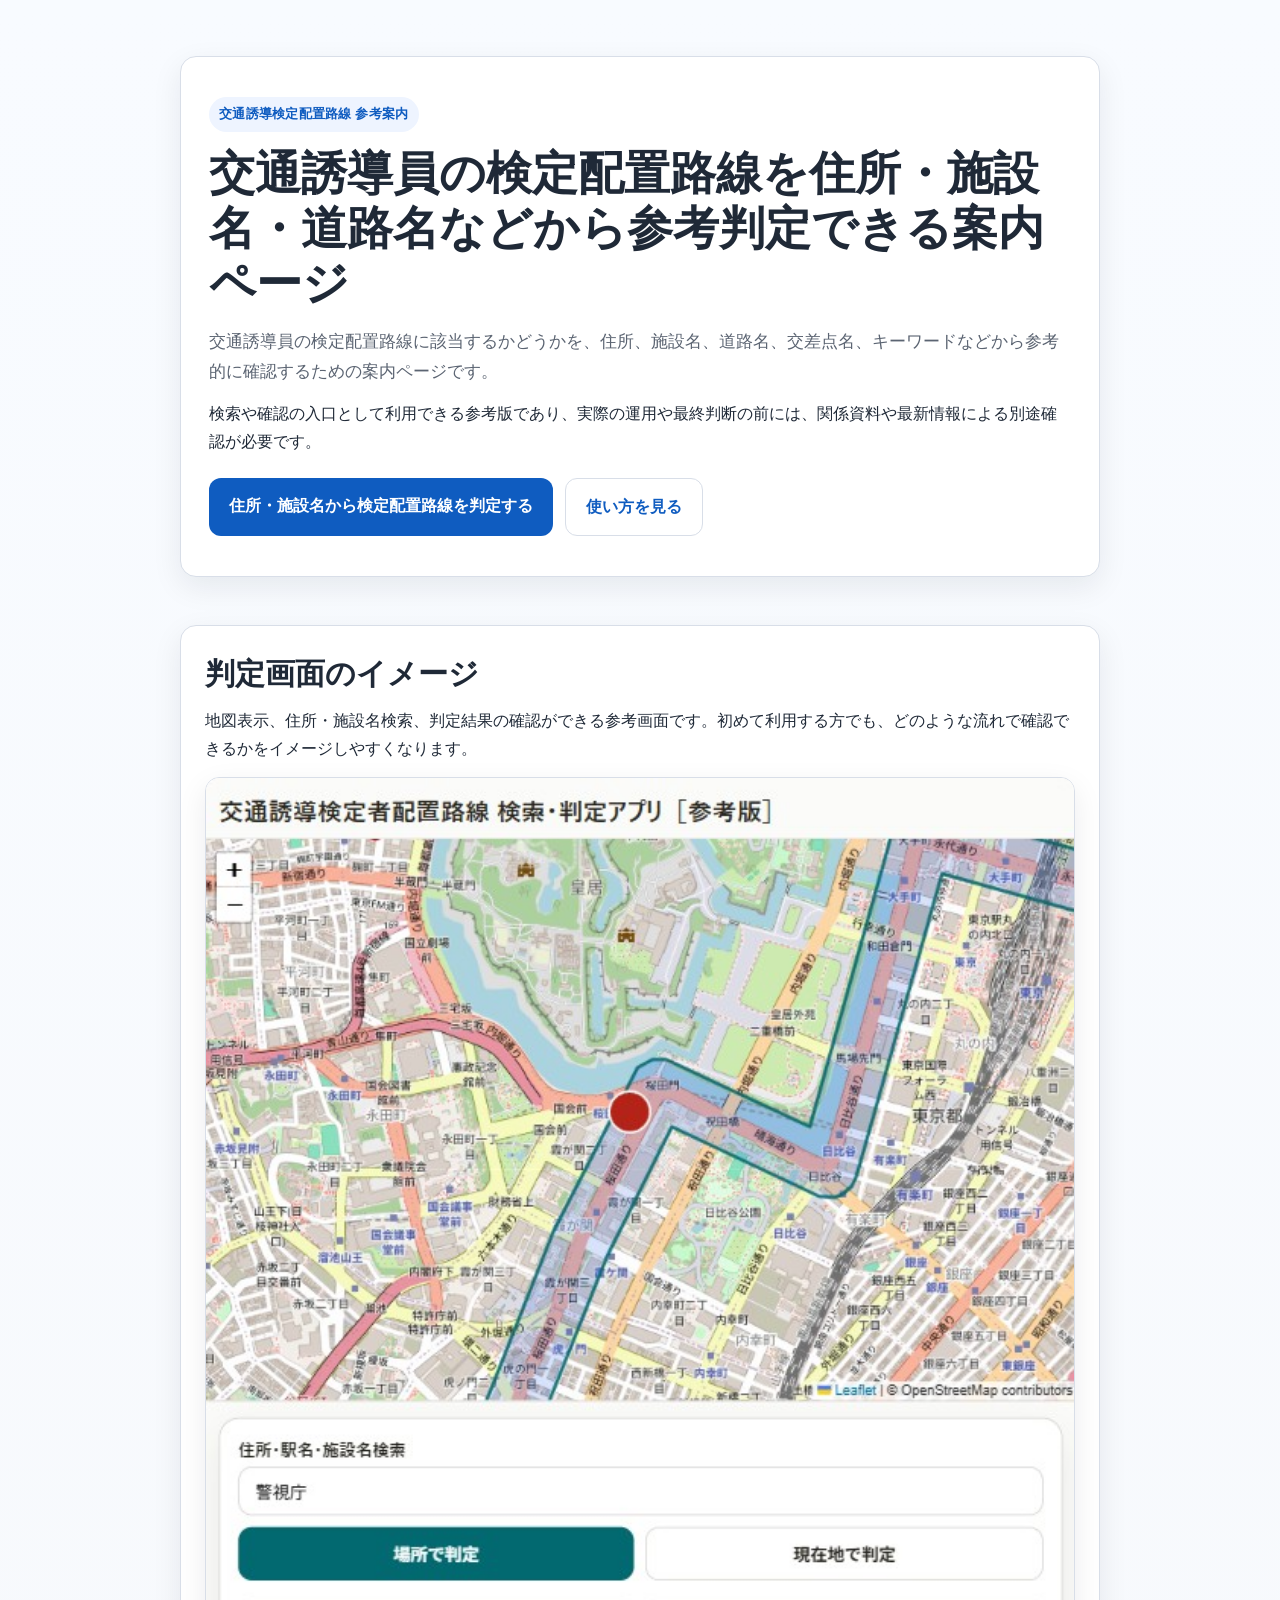
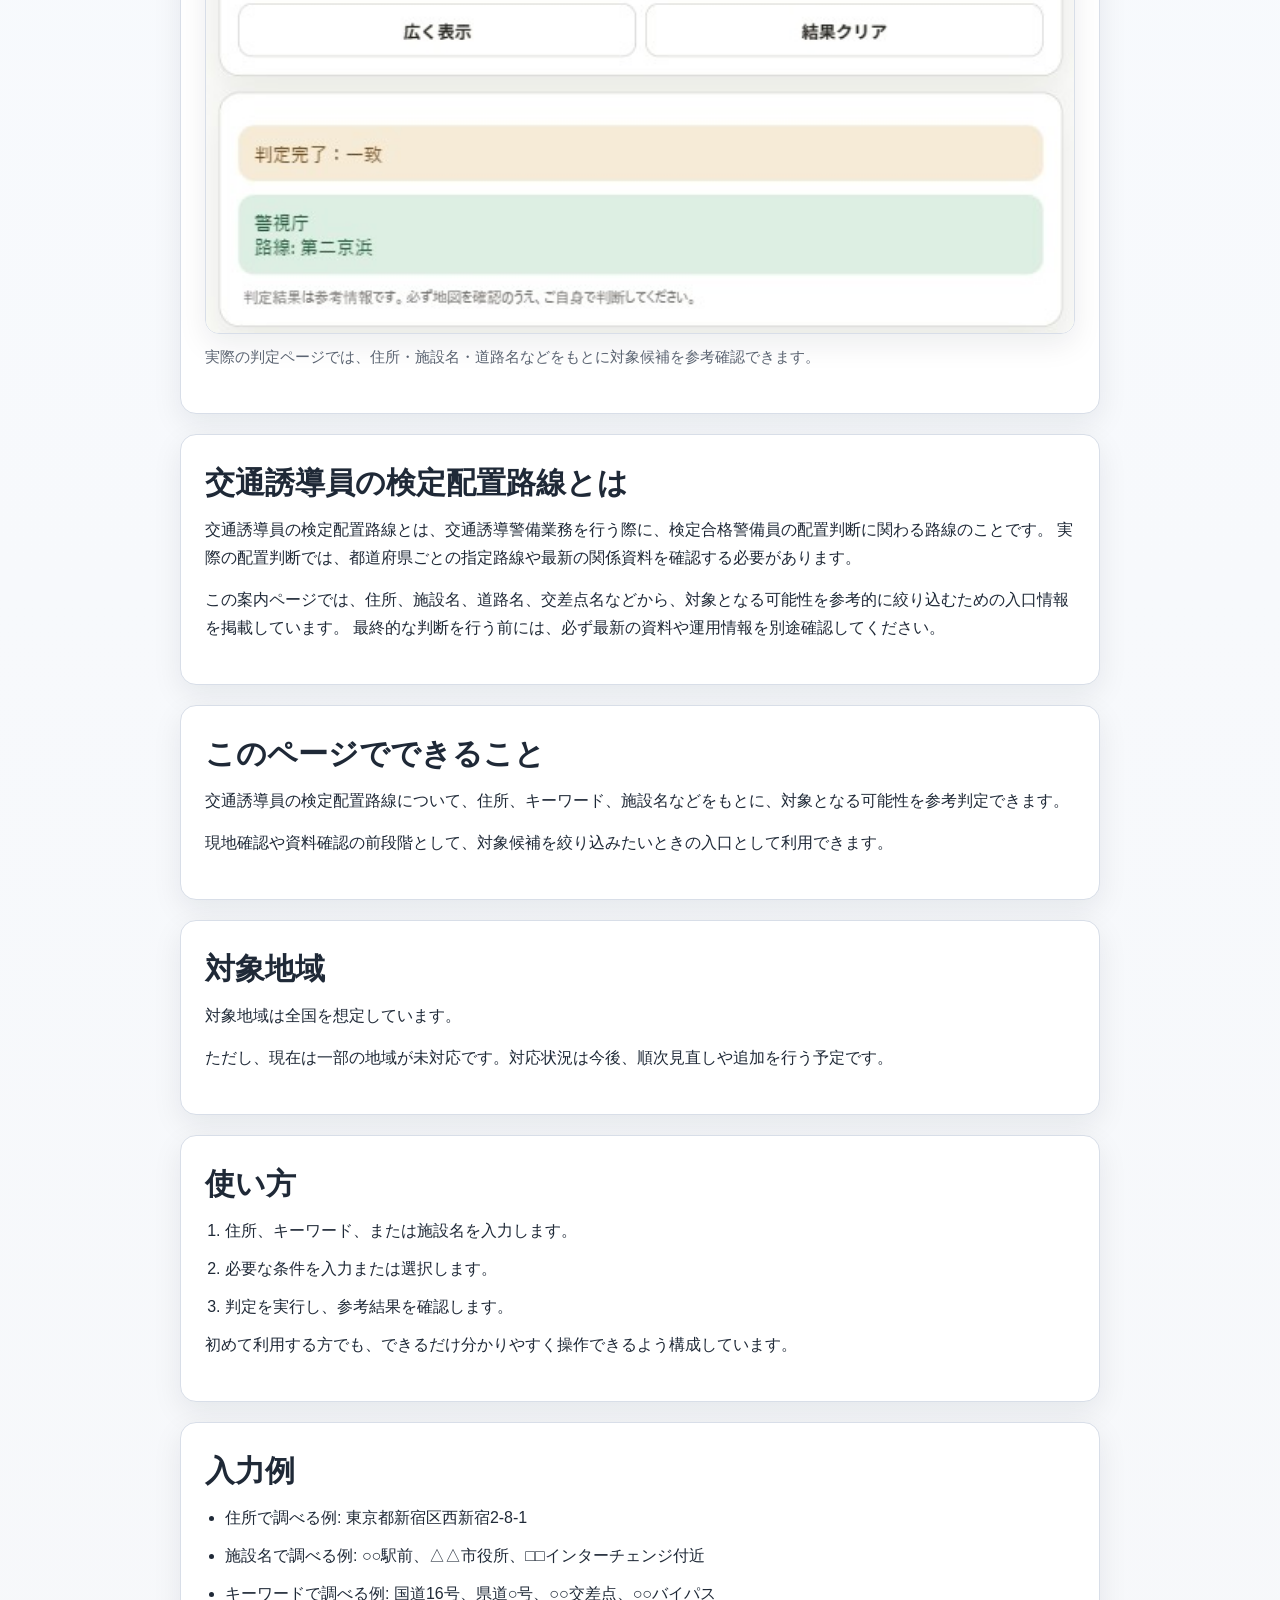
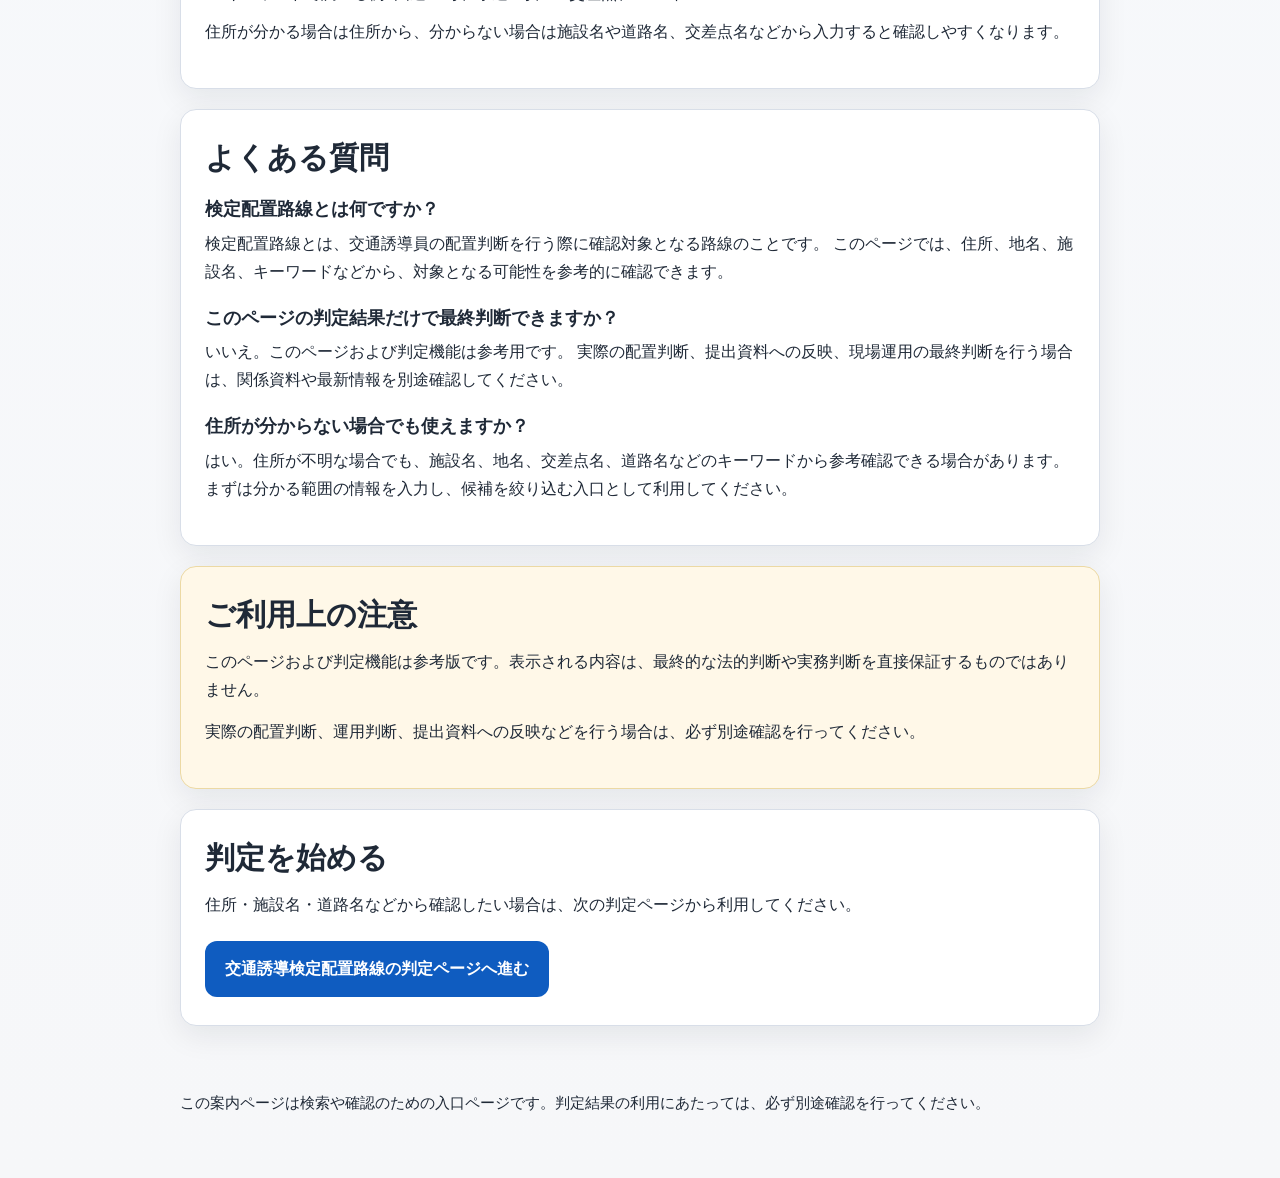
<file: front.html>
<!DOCTYPE html>
<html lang="ja">
<head>
  <meta charset="UTF-8" />
  <meta name="viewport" content="width=device-width, initial-scale=1.0" />
  <title>交通誘導員の検定配置路線を住所・施設名から参考判定｜案内ページ</title>
  <meta name="description" content="交通誘導員の検定配置路線を、住所・施設名・道路名・キーワードから参考判定できる案内ページです。対象候補の絞り込みや確認の入口として利用できます。" />
  <meta name="robots" content="index,follow" />
  <link rel="canonical" href="https://sesimer9.github.io/front.html" />

  <meta property="og:type" content="website" />
  <meta property="og:title" content="交通誘導員の検定配置路線を住所・施設名から参考判定｜案内ページ" />
  <meta property="og:description" content="住所・施設名・道路名・キーワードから、交通誘導員の検定配置路線を参考判定できる案内ページです。" />
  <meta property="og:url" content="https://sesimer9.github.io/front.html" />
  <meta property="og:site_name" content="交通誘導検定配置路線 判定案内" />

  <meta name="twitter:card" content="summary" />
  <meta name="twitter:title" content="交通誘導員の検定配置路線を住所・施設名から参考判定｜案内ページ" />
  <meta name="twitter:description" content="住所・施設名・道路名・キーワードから、交通誘導員の検定配置路線を参考判定できる案内ページです。" />

  <!-- Google tag (gtag.js) -->
  <script async src="https://www.googletagmanager.com/gtag/js?id=G-SMF9X91612"></script>
  <script>
    window.dataLayer = window.dataLayer || [];
    function gtag(){dataLayer.push(arguments);}
    gtag('js', new Date());
    gtag('config', 'G-SMF9X91612');
  </script>

  <!-- FAQPage: GoogleのFAQリッチリザルトは2026年5月で終了したが、構造化データ自体は残しても問題ないとされています -->
  <script type="application/ld+json">
  {
    "@context": "https://schema.org",
    "@type": "FAQPage",
    "mainEntity": [
      {
        "@type": "Question",
        "name": "検定配置路線とは何ですか？",
        "acceptedAnswer": {
          "@type": "Answer",
          "text": "検定配置路線とは、交通誘導員の配置判断を行う際に確認対象となる路線のことです。このページでは、住所、地名、施設名、キーワードなどから、対象となる可能性を参考的に確認できます。"
        }
      },
      {
        "@type": "Question",
        "name": "このページの判定結果だけで最終判断できますか？",
        "acceptedAnswer": {
          "@type": "Answer",
          "text": "いいえ。このページおよび判定機能は参考用です。実際の配置判断、提出資料への反映、現場運用の最終判断を行う場合は、関係資料や最新情報を別途確認してください。"
        }
      },
      {
        "@type": "Question",
        "name": "住所が分からない場合でも使えますか？",
        "acceptedAnswer": {
          "@type": "Answer",
          "text": "はい。住所が不明な場合でも、施設名、地名、交差点名、道路名などのキーワードから参考確認できる場合があります。まずは分かる範囲の情報を入力し、候補を絞り込む入口として利用してください。"
        }
      }
    ]
  }
  </script>

  <style>
    :root {
      --bg: #f6f7f9;
      --surface: #ffffff;
      --text: #1f2937;
      --muted: #5b6472;
      --line: #d8dee8;
      --primary: #0f5cc0;
      --primary-hover: #0b4b9d;
      --accent: #eef4ff;
      --warn-bg: #fff8e8;
      --warn-line: #ecd9a4;
      --shadow: 0 10px 30px rgba(15, 23, 42, 0.08);
      --radius: 16px;
      --max: 920px;
    }

    * { box-sizing: border-box; }

    body {
      margin: 0;
      font-family: -apple-system, BlinkMacSystemFont, "Segoe UI", "Hiragino Sans", "Hiragino Kaku Gothic ProN", "Yu Gothic", Meiryo, sans-serif;
      color: var(--text);
      background: linear-gradient(180deg, #f8fbff 0%, var(--bg) 100%);
      line-height: 1.75;
    }

    a { color: var(--primary); }

    .wrap {
      width: min(calc(100% - 32px), var(--max));
      margin: 0 auto;
    }

    header {
      padding: 56px 0 24px;
    }

    main {
      padding-bottom: 56px;
    }

    .hero,
    .section,
    .notice {
      background: var(--surface);
      border: 1px solid var(--line);
      border-radius: var(--radius);
      box-shadow: var(--shadow);
    }

    .hero {
      padding: 40px 28px;
    }

    .section,
    .notice {
      padding: 28px 24px;
    }

    .eyebrow {
      display: inline-block;
      margin-bottom: 14px;
      padding: 6px 10px;
      border-radius: 999px;
      background: var(--accent);
      color: var(--primary);
      font-size: 13px;
      font-weight: 700;
      letter-spacing: 0.02em;
    }

    h1 {
      margin: 0 0 16px;
      font-size: clamp(30px, 5vw, 46px);
      line-height: 1.2;
    }

    h2 {
      margin: 0 0 14px;
      font-size: clamp(22px, 3vw, 30px);
      line-height: 1.3;
    }

    h3 {
      margin: 20px 0 8px;
      font-size: 1.1rem;
      line-height: 1.4;
    }

    p {
      margin: 0 0 14px;
      color: var(--text);
    }

    .lead {
      font-size: 1.05rem;
      color: var(--muted);
    }

    .actions {
      display: flex;
      flex-wrap: wrap;
      gap: 12px;
      margin-top: 22px;
    }

    .button {
      display: inline-block;
      padding: 14px 20px;
      border-radius: 12px;
      text-decoration: none;
      font-weight: 700;
      transition: background-color .2s ease, transform .2s ease;
    }

    .button-primary {
      background: var(--primary);
      color: #fff;
    }

    .button-primary:hover {
      background: var(--primary-hover);
      transform: translateY(-1px);
    }

    .button-secondary {
      background: #fff;
      color: var(--primary);
      border: 1px solid var(--line);
    }

    .grid {
      display: grid;
      gap: 20px;
      margin-top: 24px;
    }

    ul, ol {
      margin: 12px 0 0 1.25em;
      padding: 0;
    }

    li { margin-bottom: 10px; }

    .notice {
      background: var(--warn-bg);
      border-color: var(--warn-line);
    }

    img {
      max-width: 100%;
      display: block;
      height: auto;
    }

    .section img {
      margin-top: 14px;
      border-radius: 14px;
      border: 1px solid var(--line);
      box-shadow: var(--shadow);
    }

    .image-caption {
      margin-top: 10px;
      font-size: 0.95rem;
      color: var(--muted);
    }

    footer {
      padding: 8px 0 48px;
      color: var(--muted);
      font-size: 0.95rem;
    }

    @media (max-width: 640px) {
      header { padding-top: 28px; }
      .hero, .section, .notice { padding: 22px 18px; }
      .actions { flex-direction: column; }
      .button { text-align: center; }
    }
  </style>
</head>
<body>
  <header>
    <div class="wrap">
      <section class="hero">
        <div class="eyebrow">交通誘導検定配置路線 参考案内</div>
        <h1>交通誘導員の検定配置路線を住所・施設名・道路名などから参考判定できる案内ページ</h1>
        <p class="lead">
          交通誘導員の検定配置路線に該当するかどうかを、住所、施設名、道路名、交差点名、キーワードなどから参考的に確認するための案内ページです。
        </p>
        <p>
          検索や確認の入口として利用できる参考版であり、実際の運用や最終判断の前には、関係資料や最新情報による別途確認が必要です。
        </p>
        <div class="actions">
          <a class="button button-primary" href="./index.html">住所・施設名から検定配置路線を判定する</a>
          <a class="button button-secondary" href="#howto">使い方を見る</a>
        </div>
      </section>
    </div>
  </header>

  <main>
    <div class="wrap">
      <div class="grid">
        <section class="section">
          <h2>判定画面のイメージ</h2>
          <p>
            地図表示、住所・施設名検索、判定結果の確認ができる参考画面です。初めて利用する方でも、どのような流れで確認できるかをイメージしやすくなります。
          </p>
          <img
            src="./traffic-guide-route-judge-screen.jpg"
            alt="交通誘導員の検定配置路線を住所や施設名から参考判定する画面。地図、検索欄、判定結果を表示。"
            width="1200"
            height="900"
            loading="lazy"
          />
          <p class="image-caption">
            実際の判定ページでは、住所・施設名・道路名などをもとに対象候補を参考確認できます。
          </p>
        </section>

        <section class="section" id="about-route">
          <h2>交通誘導員の検定配置路線とは</h2>
          <p>
            交通誘導員の検定配置路線とは、交通誘導警備業務を行う際に、検定合格警備員の配置判断に関わる路線のことです。
            実際の配置判断では、都道府県ごとの指定路線や最新の関係資料を確認する必要があります。
          </p>
          <p>
            この案内ページでは、住所、施設名、道路名、交差点名などから、対象となる可能性を参考的に絞り込むための入口情報を掲載しています。
            最終的な判断を行う前には、必ず最新の資料や運用情報を別途確認してください。
          </p>
        </section>

        <section class="section">
          <h2>このページでできること</h2>
          <p>
            交通誘導員の検定配置路線について、住所、キーワード、施設名などをもとに、対象となる可能性を参考判定できます。
          </p>
          <p>
            現地確認や資料確認の前段階として、対象候補を絞り込みたいときの入口として利用できます。
          </p>
        </section>

        <section class="section">
          <h2>対象地域</h2>
          <p>
            対象地域は全国を想定しています。
          </p>
          <p>
            ただし、現在は一部の地域が未対応です。対応状況は今後、順次見直しや追加を行う予定です。
          </p>
        </section>

        <section class="section" id="howto">
          <h2>使い方</h2>
          <ol>
            <li>住所、キーワード、または施設名を入力します。</li>
            <li>必要な条件を入力または選択します。</li>
            <li>判定を実行し、参考結果を確認します。</li>
          </ol>
          <p>
            初めて利用する方でも、できるだけ分かりやすく操作できるよう構成しています。
          </p>
        </section>

        <section class="section" id="examples">
          <h2>入力例</h2>
          <ul>
            <li>住所で調べる例: 東京都新宿区西新宿2-8-1</li>
            <li>施設名で調べる例: ○○駅前、△△市役所、□□インターチェンジ付近</li>
            <li>キーワードで調べる例: 国道16号、県道○号、○○交差点、○○バイパス</li>
          </ul>
          <p>
            住所が分かる場合は住所から、分からない場合は施設名や道路名、交差点名などから入力すると確認しやすくなります。
          </p>
        </section>

        <section class="section" id="faq">
          <h2>よくある質問</h2>

          <h3>検定配置路線とは何ですか？</h3>
          <p>
            検定配置路線とは、交通誘導員の配置判断を行う際に確認対象となる路線のことです。
            このページでは、住所、地名、施設名、キーワードなどから、対象となる可能性を参考的に確認できます。
          </p>

          <h3>このページの判定結果だけで最終判断できますか？</h3>
          <p>
            いいえ。このページおよび判定機能は参考用です。
            実際の配置判断、提出資料への反映、現場運用の最終判断を行う場合は、関係資料や最新情報を別途確認してください。
          </p>

          <h3>住所が分からない場合でも使えますか？</h3>
          <p>
            はい。住所が不明な場合でも、施設名、地名、交差点名、道路名などのキーワードから参考確認できる場合があります。
            まずは分かる範囲の情報を入力し、候補を絞り込む入口として利用してください。
          </p>
        </section>

        <section class="notice">
          <h2>ご利用上の注意</h2>
          <p>
            このページおよび判定機能は参考版です。表示される内容は、最終的な法的判断や実務判断を直接保証するものではありません。
          </p>
          <p>
            実際の配置判断、運用判断、提出資料への反映などを行う場合は、必ず別途確認を行ってください。
          </p>
        </section>

        <section class="section">
          <h2>判定を始める</h2>
          <p>
            住所・施設名・道路名などから確認したい場合は、次の判定ページから利用してください。
          </p>
          <div class="actions">
            <a class="button button-primary" href="./index.html">交通誘導検定配置路線の判定ページへ進む</a>
          </div>
        </section>
      </div>
    </div>
  </main>

  <footer>
    <div class="wrap">
      <p>この案内ページは検索や確認のための入口ページです。判定結果の利用にあたっては、必ず別途確認を行ってください。</p>
    </div>
  </footer>
</body>
</html>
</file>
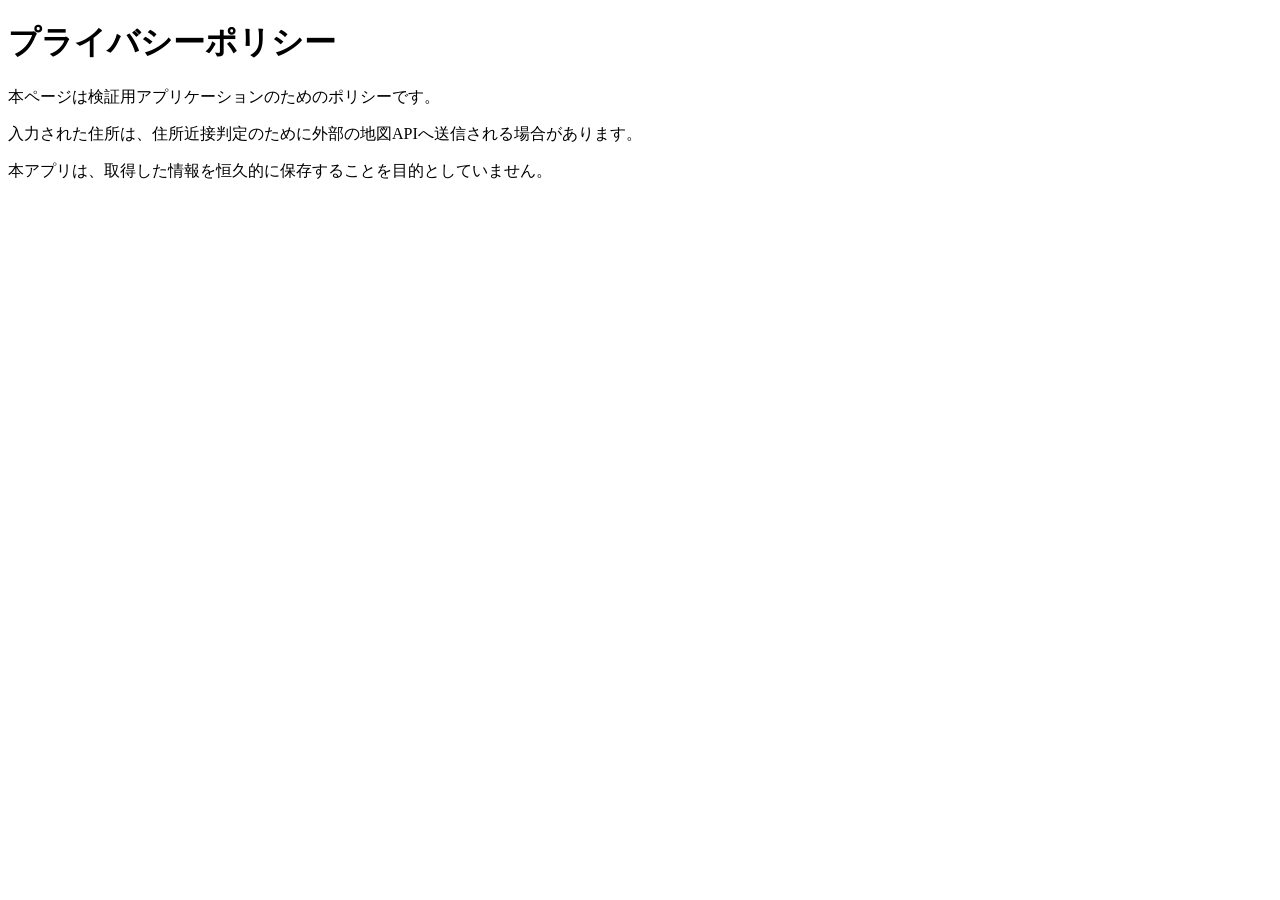
<file: privacy.html>
<!DOCTYPE html>
<html lang="ja">
<head>
  <meta charset="UTF-8">
  <meta name="viewport" content="width=device-width, initial-scale=1.0">
  <title>プライバシーポリシー</title>
</head>
<body>
  <h1>プライバシーポリシー</h1>
  <p>本ページは検証用アプリケーションのためのポリシーです。</p>
  <p>入力された住所は、住所近接判定のために外部の地図APIへ送信される場合があります。</p>
  <p>本アプリは、取得した情報を恒久的に保存することを目的としていません。</p>
</body>
</html>
</file>
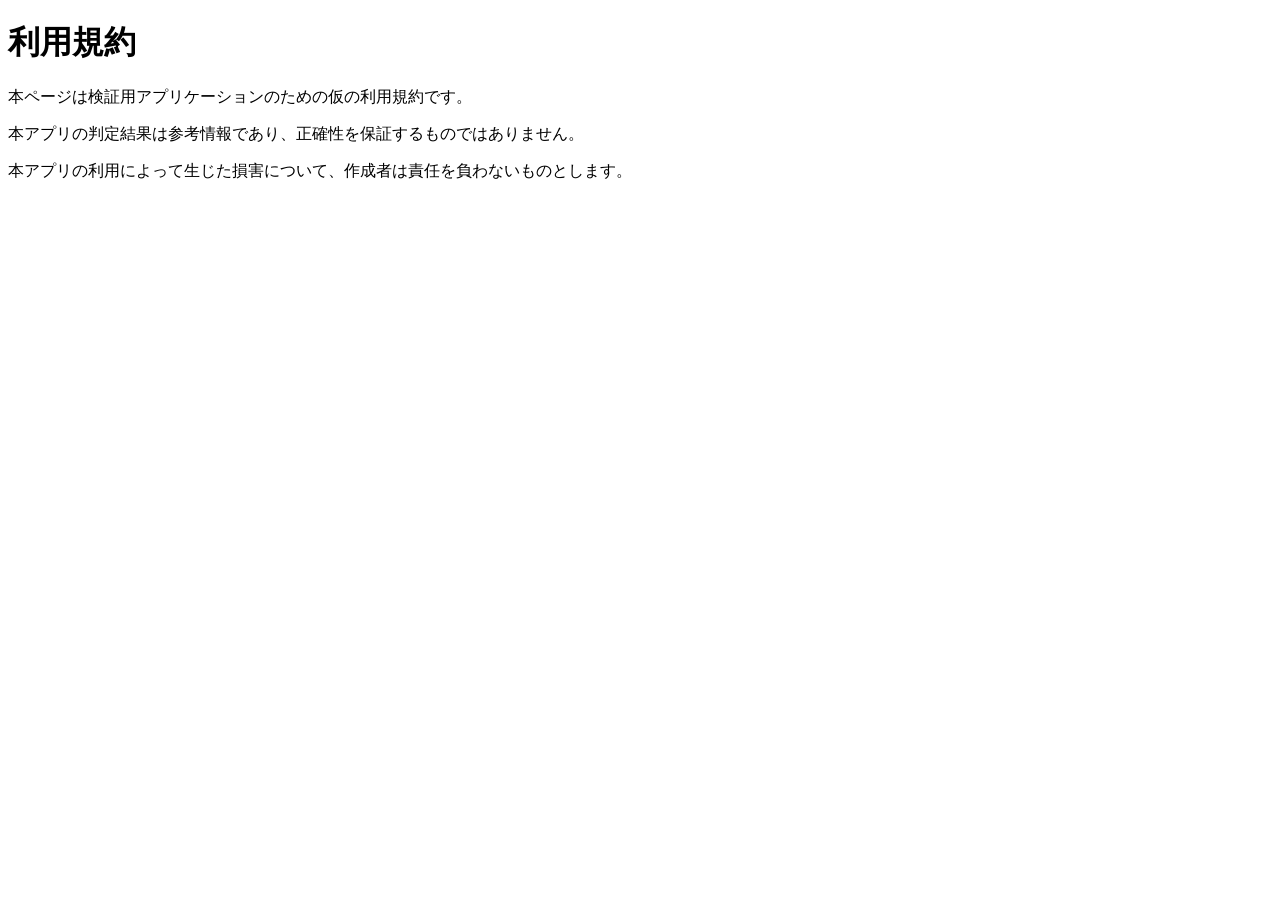
<file: terms.html>
<!DOCTYPE html>
<html lang="ja">
<head>
  <meta charset="UTF-8">
  <meta name="viewport" content="width=device-width, initial-scale=1.0">
  <title>利用規約</title>
</head>
<body>
  <h1>利用規約</h1>
  <p>本ページは検証用アプリケーションのための仮の利用規約です。</p>
  <p>本アプリの判定結果は参考情報であり、正確性を保証するものではありません。</p>
  <p>本アプリの利用によって生じた損害について、作成者は責任を負わないものとします。</p>
</body>
</html>
</file>
